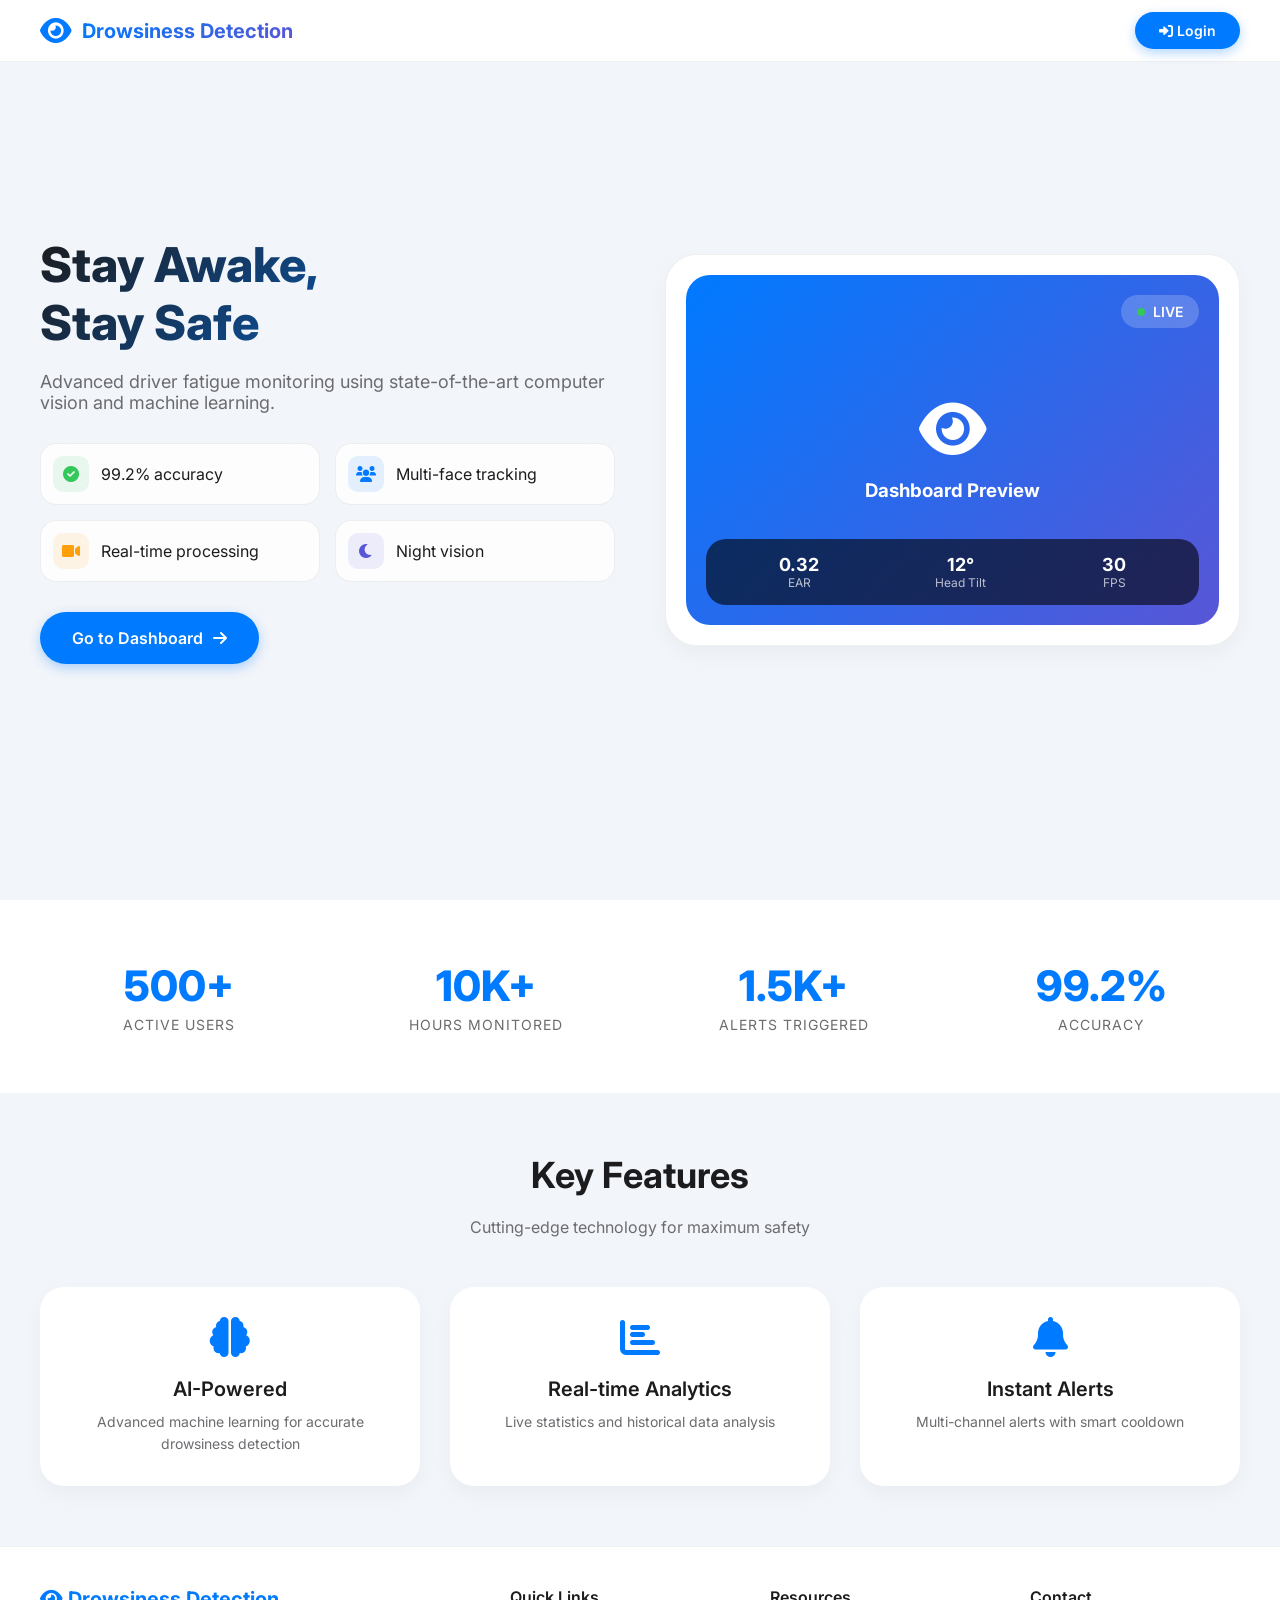
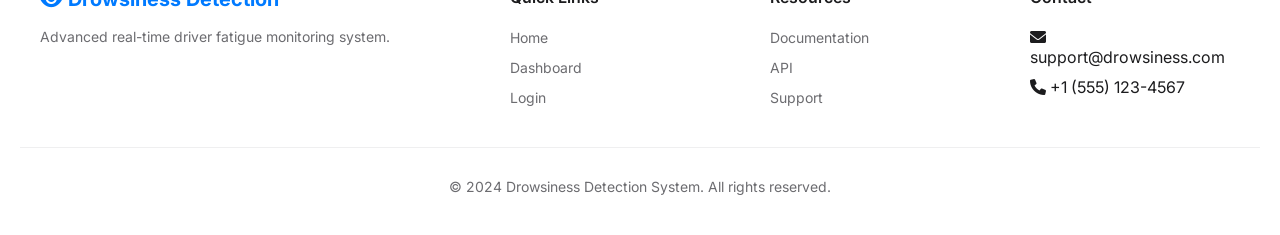
<file: templates/index.html>
<!DOCTYPE html>
<html lang="en">
<head>
    <meta charset="UTF-8">
    <meta name="viewport" content="width=device-width, initial-scale=1.0, maximum-scale=1.0, user-scalable=no">
    <title>Drowsiness Detection System</title>
    
    <!-- Font Awesome 6 -->
    <link rel="stylesheet" href="https://cdnjs.cloudflare.com/ajax/libs/font-awesome/6.0.0/css/all.min.css">
    <!-- Google Fonts -->
    <link href="https://fonts.googleapis.com/css2?family=Inter:wght@300;400;500;600;700;800&display=swap" rel="stylesheet">
    <!-- AOS Animation -->
    <link href="https://unpkg.com/aos@2.3.1/dist/aos.css" rel="stylesheet">
    
    <style>
        :root {
            --background: #f2f5f9;
            --card-bg: rgba(255, 255, 255, 0.8);
            --card-bg-dark: rgba(255, 255, 255, 0.95);
            --blur: blur(20px);
            --primary: #007aff;
            --success: #34c759;
            --warning: #ff9f0a;
            --danger: #ff3b30;
            --text: #1c1c1e;
            --text-secondary: #6c6c70;
            --border: rgba(60, 60, 67, 0.08);
            --shadow: 0 8px 20px rgba(0, 0, 0, 0.04);
        }

        * {
            margin: 0;
            padding: 0;
            box-sizing: border-box;
        }

        body {
            font-family: 'Inter', -apple-system, BlinkMacSystemFont, sans-serif;
            background: var(--background);
            color: var(--text);
            overflow-x: hidden;
        }

        /* iOS Header */
        .ios-header {
            background: var(--card-bg-dark);
            backdrop-filter: var(--blur);
            -webkit-backdrop-filter: var(--blur);
            border-bottom: 1px solid var(--border);
            padding: 12px 20px;
            position: fixed;
            width: 100%;
            top: 0;
            z-index: 1000;
        }

        .header-content {
            max-width: 1200px;
            margin: 0 auto;
            display: flex;
            align-items: center;
            justify-content: space-between;
        }

        .logo {
            display: flex;
            align-items: center;
            gap: 10px;
        }

        .logo i {
            font-size: 28px;
            color: var(--primary);
        }

        .logo span {
            font-size: 20px;
            font-weight: 700;
            background: linear-gradient(135deg, var(--primary), #5856d6);
            -webkit-background-clip: text;
            -webkit-text-fill-color: transparent;
        }

        .btn-login {
            background: var(--primary);
            color: white;
            padding: 10px 24px;
            border-radius: 30px;
            text-decoration: none;
            font-weight: 600;
            font-size: 14px;
            transition: all 0.2s;
            box-shadow: 0 4px 12px rgba(0, 122, 255, 0.3);
        }

        .btn-login:hover {
            transform: scale(1.02);
            box-shadow: 0 6px 16px rgba(0, 122, 255, 0.4);
        }

        /* Hero Section */
        .hero {
            min-height: 100vh;
            display: flex;
            align-items: center;
            padding: 80px 20px;
            position: relative;
        }

        .hero-content {
            max-width: 1200px;
            margin: 0 auto;
            display: grid;
            grid-template-columns: 1fr 1fr;
            gap: 50px;
            align-items: center;
        }

        .hero-title {
            font-size: 48px;
            font-weight: 800;
            line-height: 1.2;
            margin-bottom: 20px;
            background: linear-gradient(135deg, var(--text), var(--primary));
            -webkit-background-clip: text;
            -webkit-text-fill-color: transparent;
        }

        .hero-subtitle {
            font-size: 18px;
            color: var(--text-secondary);
            margin-bottom: 30px;
        }

        .feature-grid {
            display: grid;
            grid-template-columns: repeat(2, 1fr);
            gap: 15px;
            margin: 30px 0;
        }

        .feature-item {
            display: flex;
            align-items: center;
            gap: 12px;
            padding: 12px;
            background: var(--card-bg);
            backdrop-filter: var(--blur);
            border-radius: 16px;
            border: 1px solid var(--border);
        }

        .feature-icon {
            width: 36px;
            height: 36px;
            border-radius: 10px;
            display: flex;
            align-items: center;
            justify-content: center;
        }

        .feature-icon.success { background: rgba(52, 199, 89, 0.1); color: var(--success); }
        .feature-icon.primary { background: rgba(0, 122, 255, 0.1); color: var(--primary); }
        .feature-icon.warning { background: rgba(255, 159, 10, 0.1); color: var(--warning); }
        .feature-icon.purple { background: rgba(88, 86, 214, 0.1); color: #5856d6; }

        .btn-dashboard {
            display: inline-flex;
            align-items: center;
            gap: 10px;
            background: var(--primary);
            color: white;
            padding: 16px 32px;
            border-radius: 30px;
            text-decoration: none;
            font-weight: 600;
            font-size: 16px;
            transition: all 0.2s;
            box-shadow: 0 4px 12px rgba(0, 122, 255, 0.3);
        }

        .btn-dashboard:hover {
            transform: scale(1.02);
            box-shadow: 0 6px 16px rgba(0, 122, 255, 0.4);
        }

        /* Preview Card */
        .preview-card {
            background: var(--card-bg-dark);
            backdrop-filter: var(--blur);
            border-radius: 32px;
            padding: 20px;
            border: 1px solid var(--border);
            box-shadow: var(--shadow);
            position: relative;
        }

        .preview-image {
            background: linear-gradient(135deg, var(--primary), #5856d6);
            border-radius: 24px;
            height: 350px;
            display: flex;
            flex-direction: column;
            align-items: center;
            justify-content: center;
            color: white;
            position: relative;
            overflow: hidden;
        }

        .live-badge {
            position: absolute;
            top: 20px;
            right: 20px;
            background: rgba(255, 255, 255, 0.2);
            backdrop-filter: blur(10px);
            padding: 8px 16px;
            border-radius: 30px;
            font-size: 14px;
            font-weight: 600;
            display: flex;
            align-items: center;
            gap: 8px;
        }

        .dot {
            width: 8px;
            height: 8px;
            background: var(--success);
            border-radius: 50%;
            animation: pulse 1s infinite;
        }

        @keyframes pulse {
            0%, 100% { opacity: 1; }
            50% { opacity: 0.5; }
        }

        .preview-overlay {
            position: absolute;
            bottom: 20px;
            left: 20px;
            right: 20px;
            background: rgba(0, 0, 0, 0.6);
            backdrop-filter: blur(10px);
            border-radius: 20px;
            padding: 15px;
            display: flex;
            justify-content: space-around;
        }

        .preview-stat {
            text-align: center;
        }

        .preview-stat .value {
            font-size: 18px;
            font-weight: 700;
            color: white;
        }

        .preview-stat .label {
            font-size: 12px;
            color: rgba(255, 255, 255, 0.7);
        }

        /* Stats Section */
        .stats-section {
            padding: 60px 20px;
            background: white;
        }

        .stats-grid {
            max-width: 1200px;
            margin: 0 auto;
            display: grid;
            grid-template-columns: repeat(4, 1fr);
            gap: 30px;
        }

        .stat-card {
            text-align: center;
        }

        .stat-number {
            font-size: 42px;
            font-weight: 800;
            color: var(--primary);
            margin-bottom: 5px;
        }

        .stat-label {
            color: var(--text-secondary);
            font-size: 14px;
            text-transform: uppercase;
            letter-spacing: 1px;
        }

        /* Features Section */
        .features-section {
            padding: 60px 20px;
            background: var(--background);
        }

        .section-title {
            text-align: center;
            font-size: 36px;
            font-weight: 700;
            margin-bottom: 20px;
        }

        .section-subtitle {
            text-align: center;
            color: var(--text-secondary);
            max-width: 600px;
            margin: 0 auto 50px;
        }

        .features-grid {
            max-width: 1200px;
            margin: 0 auto;
            display: grid;
            grid-template-columns: repeat(3, 1fr);
            gap: 30px;
        }

        .feature-card {
            background: white;
            border-radius: 24px;
            padding: 30px;
            text-align: center;
            box-shadow: var(--shadow);
        }

        .feature-card i {
            font-size: 40px;
            color: var(--primary);
            margin-bottom: 20px;
        }

        .feature-card h3 {
            font-size: 20px;
            font-weight: 600;
            margin-bottom: 10px;
        }

        .feature-card p {
            color: var(--text-secondary);
            font-size: 14px;
            line-height: 1.6;
        }

        /* Footer */
        .footer {
            background: white;
            padding: 40px 20px;
            border-top: 1px solid var(--border);
        }

        .footer-content {
            max-width: 1200px;
            margin: 0 auto;
            display: grid;
            grid-template-columns: 2fr 1fr 1fr 1fr;
            gap: 50px;
        }

        .footer-logo {
            font-size: 20px;
            font-weight: 700;
            color: var(--primary);
            margin-bottom: 15px;
        }

        .footer-about {
            color: var(--text-secondary);
            font-size: 14px;
            line-height: 1.6;
        }

        .footer h5 {
            font-size: 16px;
            font-weight: 600;
            margin-bottom: 20px;
        }

        .footer-links {
            list-style: none;
        }

        .footer-links li {
            margin-bottom: 10px;
        }

        .footer-links a {
            color: var(--text-secondary);
            text-decoration: none;
            font-size: 14px;
            transition: color 0.2s;
        }

        .footer-links a:hover {
            color: var(--primary);
        }

        .footer-bottom {
            text-align: center;
            padding-top: 30px;
            margin-top: 30px;
            border-top: 1px solid var(--border);
            color: var(--text-secondary);
            font-size: 14px;
        }

        /* Responsive */
        @media (max-width: 768px) {
            .hero-content {
                grid-template-columns: 1fr;
                text-align: center;
            }

            .stats-grid,
            .features-grid,
            .footer-content {
                grid-template-columns: 1fr;
            }

            .hero-title {
                font-size: 36px;
            }
        }
    </style>
</head>
<body>
    <!-- iOS Header -->
    <header class="ios-header">
        <div class="header-content">
            <div class="logo">
                <i class="fas fa-eye"></i>
                <span>Drowsiness Detection</span>
            </div>
            <a href="/login" class="btn-login">
                <i class="fas fa-sign-in-alt"></i> Login
            </a>
        </div>
    </header>

    <!-- Hero Section -->
    <section class="hero">
        <div class="hero-content">
            <div data-aos="fade-right">
                <h1 class="hero-title">
                    Stay Awake,<br>Stay Safe
                </h1>
                <p class="hero-subtitle">
                    Advanced driver fatigue monitoring using state-of-the-art 
                    computer vision and machine learning.
                </p>
                
                <div class="feature-grid">
                    <div class="feature-item">
                        <div class="feature-icon success">
                            <i class="fas fa-check-circle"></i>
                        </div>
                        <span>99.2% accuracy</span>
                    </div>
                    <div class="feature-item">
                        <div class="feature-icon primary">
                            <i class="fas fa-users"></i>
                        </div>
                        <span>Multi-face tracking</span>
                    </div>
                    <div class="feature-item">
                        <div class="feature-icon warning">
                            <i class="fas fa-video"></i>
                        </div>
                        <span>Real-time processing</span>
                    </div>
                    <div class="feature-item">
                        <div class="feature-icon purple">
                            <i class="fas fa-moon"></i>
                        </div>
                        <span>Night vision</span>
                    </div>
                </div>
                
                <a href="/dashboard" class="btn-dashboard">
                    Go to Dashboard
                    <i class="fas fa-arrow-right"></i>
                </a>
            </div>
            
            <div data-aos="fade-left">
                <div class="preview-card">
                    <div class="preview-image">
                        <i class="fas fa-eye" style="font-size: 60px; margin-bottom: 20px;"></i>
                        <h3>Dashboard Preview</h3>
                        <div class="live-badge">
                            <span class="dot"></span>
                            LIVE
                        </div>
                        <div class="preview-overlay">
                            <div class="preview-stat">
                                <div class="value">0.32</div>
                                <div class="label">EAR</div>
                            </div>
                            <div class="preview-stat">
                                <div class="value">12°</div>
                                <div class="label">Head Tilt</div>
                            </div>
                            <div class="preview-stat">
                                <div class="value">30</div>
                                <div class="label">FPS</div>
                            </div>
                        </div>
                    </div>
                </div>
            </div>
        </div>
    </section>

    <!-- Stats Section -->
    <section class="stats-section">
        <div class="stats-grid">
            <div class="stat-card" data-aos="fade-up">
                <div class="stat-number">500+</div>
                <div class="stat-label">Active Users</div>
            </div>
            <div class="stat-card" data-aos="fade-up" data-aos-delay="100">
                <div class="stat-number">10K+</div>
                <div class="stat-label">Hours Monitored</div>
            </div>
            <div class="stat-card" data-aos="fade-up" data-aos-delay="200">
                <div class="stat-number">1.5K+</div>
                <div class="stat-label">Alerts Triggered</div>
            </div>
            <div class="stat-card" data-aos="fade-up" data-aos-delay="300">
                <div class="stat-number">99.2%</div>
                <div class="stat-label">Accuracy</div>
            </div>
        </div>
    </section>

    <!-- Features Section -->
    <section class="features-section">
        <h2 class="section-title" data-aos="fade-up">Key Features</h2>
        <p class="section-subtitle" data-aos="fade-up">
            Cutting-edge technology for maximum safety
        </p>
        
        <div class="features-grid">
            <div class="feature-card" data-aos="fade-up">
                <i class="fas fa-brain"></i>
                <h3>AI-Powered</h3>
                <p>Advanced machine learning for accurate drowsiness detection</p>
            </div>
            <div class="feature-card" data-aos="fade-up" data-aos-delay="100">
                <i class="fas fa-chart-bar"></i>
                <h3>Real-time Analytics</h3>
                <p>Live statistics and historical data analysis</p>
            </div>
            <div class="feature-card" data-aos="fade-up" data-aos-delay="200">
                <i class="fas fa-bell"></i>
                <h3>Instant Alerts</h3>
                <p>Multi-channel alerts with smart cooldown</p>
            </div>
        </div>
    </section>

    <!-- Footer -->
    <footer class="footer">
        <div class="footer-content">
            <div>
                <div class="footer-logo">
                    <i class="fas fa-eye"></i> Drowsiness Detection
                </div>
                <p class="footer-about">
                    Advanced real-time driver fatigue monitoring system.
                </p>
            </div>
            <div>
                <h5>Quick Links</h5>
                <ul class="footer-links">
                    <li><a href="/">Home</a></li>
                    <li><a href="/dashboard">Dashboard</a></li>
                    <li><a href="/login">Login</a></li>
                </ul>
            </div>
            <div>
                <h5>Resources</h5>
                <ul class="footer-links">
                    <li><a href="#">Documentation</a></li>
                    <li><a href="#">API</a></li>
                    <li><a href="#">Support</a></li>
                </ul>
            </div>
            <div>
                <h5>Contact</h5>
                <ul class="footer-links">
                    <li><i class="fas fa-envelope"></i> support@drowsiness.com</li>
                    <li><i class="fas fa-phone"></i> +1 (555) 123-4567</li>
                </ul>
            </div>
        </div>
        <div class="footer-bottom">
            <p>&copy; 2024 Drowsiness Detection System. All rights reserved.</p>
        </div>
    </footer>

    <!-- Scripts -->
    <script src="https://unpkg.com/aos@2.3.1/dist/aos.js"></script>
    <script>
        AOS.init({
            duration: 800,
            once: true
        });
    </script>
</body>
</html>
</file>
